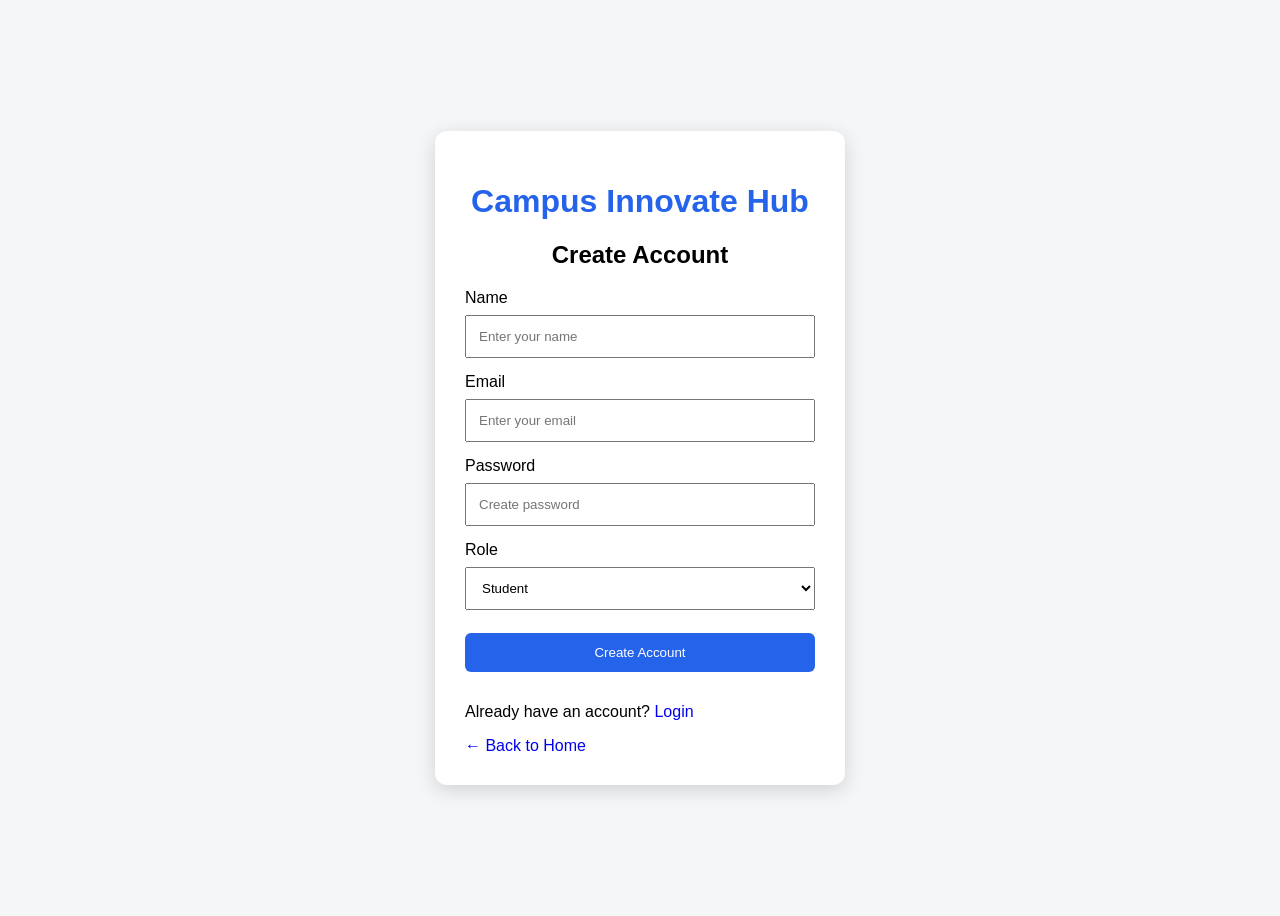
<file: templates/register.html>
<!doctype html>
<html lang="en">
  <head>
    <meta charset="UTF-8" />
    <meta name="viewport" content="width=device-width, initial-scale=1.0" />

    <title>Register | Campus Innovate Hub</title>

    <style>
      body {
        font-family: Arial, sans-serif;
        background: #f4f6f8;
        display: flex;
        justify-content: center;
        align-items: center;
        min-height: 100vh;
      }

      .box {
        background: white;
        width: 350px;
        padding: 30px;
        border-radius: 12px;
        box-shadow: 0 5px 20px rgba(0, 0, 0, 0.15);
      }

      h1 {
        text-align: center;
        color: #2563eb;
      }

      h2 {
        text-align: center;
      }

      input,
      select,
      button {
        width: 100%;
        padding: 12px;
        margin-top: 8px;
        margin-bottom: 15px;
        box-sizing: border-box;
      }

      button {
        background: #2563eb;
        color: white;
        border: none;
        border-radius: 6px;
        cursor: pointer;
      }

      a {
        text-decoration: none;
      }
    </style>
  </head>

  <body>
    <div class="box">
      <h1>Campus Innovate Hub</h1>
      <h2>Create Account</h2>

      <form method="POST">
        <label>Name</label>
        <input type="text" name="name" placeholder="Enter your name" required />

        <label>Email</label>
        <input
          type="email"
          name="email"
          placeholder="Enter your email"
          required
        />

        <label>Password</label>
        <input
          type="password"
          name="password"
          placeholder="Create password"
          required
        />

        <label>Role</label>
        <select name="role">
          <option value="student">Student</option>
          <option value="mentor">Mentor</option>
        </select>

        <button type="submit">Create Account</button>
      </form>

      <p>
        Already have an account?
        <a href="/login">Login</a>
      </p>

      <a href="/">← Back to Home</a>
    </div>
  </body>
</html>
</file>
